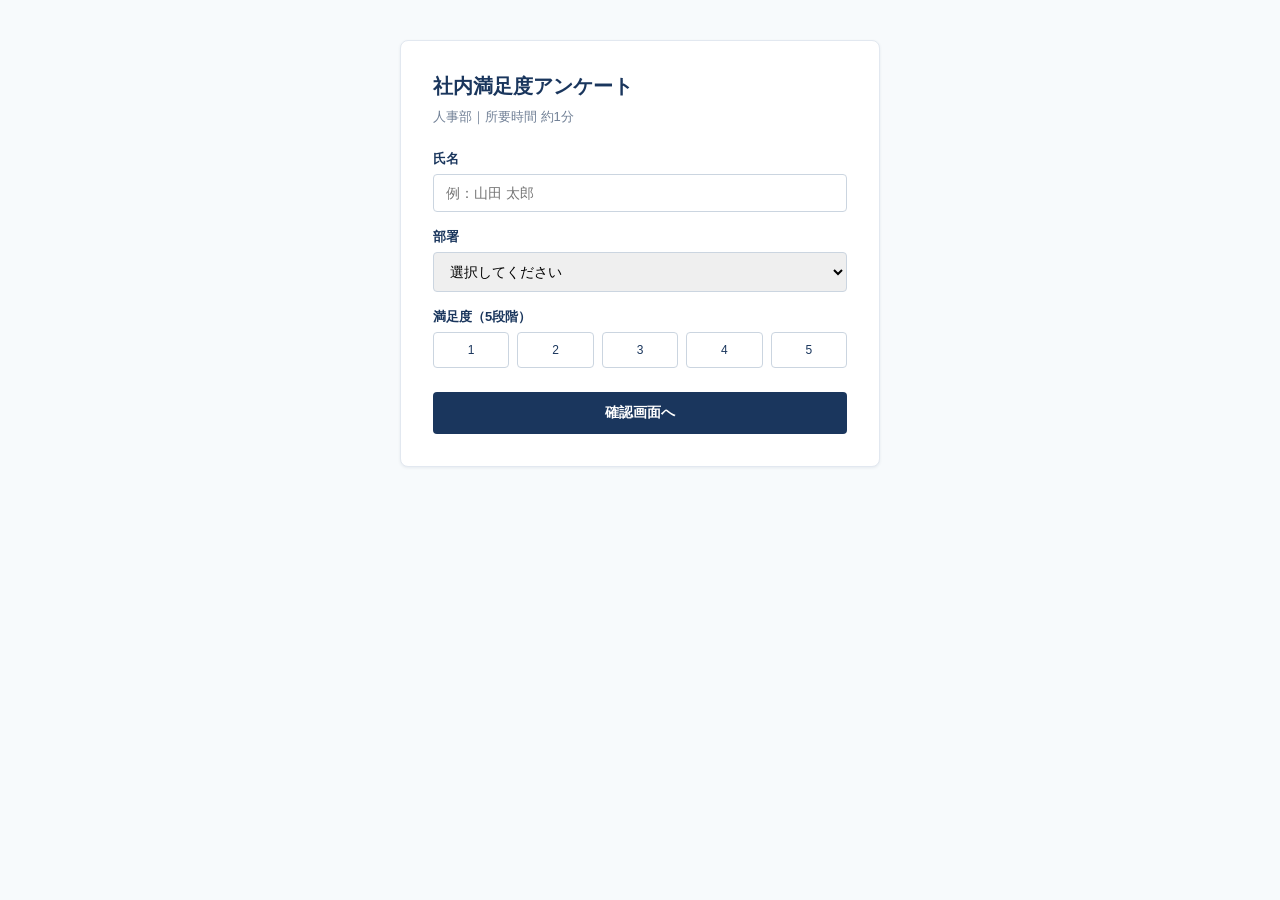
<file: index.html>
<!DOCTYPE html>
<html lang="ja">
<head>
<meta charset="UTF-8">
<title>社内満足度アンケート</title>
<link rel="stylesheet" href="style.css">
</head>
<body>
  <div class="card">
    <h1>社内満足度アンケート</h1>
    <p class="sub">人事部｜所要時間 約1分</p>
    <form id="form">
      <label for="name">氏名</label>
      <input type="text" id="name" placeholder="例：山田 太郎" required>

      <label for="dept">部署</label>
      <select id="dept" required>
        <option value="">選択してください</option>
        <option>人事部</option>
        <option>総務部</option>
        <option>営業部</option>
        <option>開発部</option>
        <option>その他</option>
      </select>

      <label>満足度（5段階）</label>
      <div class="scale">
        <input type="radio" name="score" id="s1" value="1"><label for="s1">1</label>
        <input type="radio" name="score" id="s2" value="2"><label for="s2">2</label>
        <input type="radio" name="score" id="s3" value="3"><label for="s3">3</label>
        <input type="radio" name="score" id="s4" value="4"><label for="s4">4</label>
        <input type="radio" name="score" id="s5" value="5"><label for="s5">5</label>
      </div>

      <button type="submit">確認画面へ</button>
    </form>
  </div>
  <script>
    document.getElementById('form').addEventListener('submit', function (e) {
      e.preventDefault();
      const name = document.getElementById('name').value;
      const dept = document.getElementById('dept').value;
      const score = document.querySelector('input[name="score"]:checked');
      if (!name || !dept || !score) { alert('すべての項目を入力してください'); return; }
      localStorage.setItem('survey', JSON.stringify({ name, dept, score: score.value }));
      location.href = 'confirm.html';
    });
  </script>
</body>
</html>
</file>
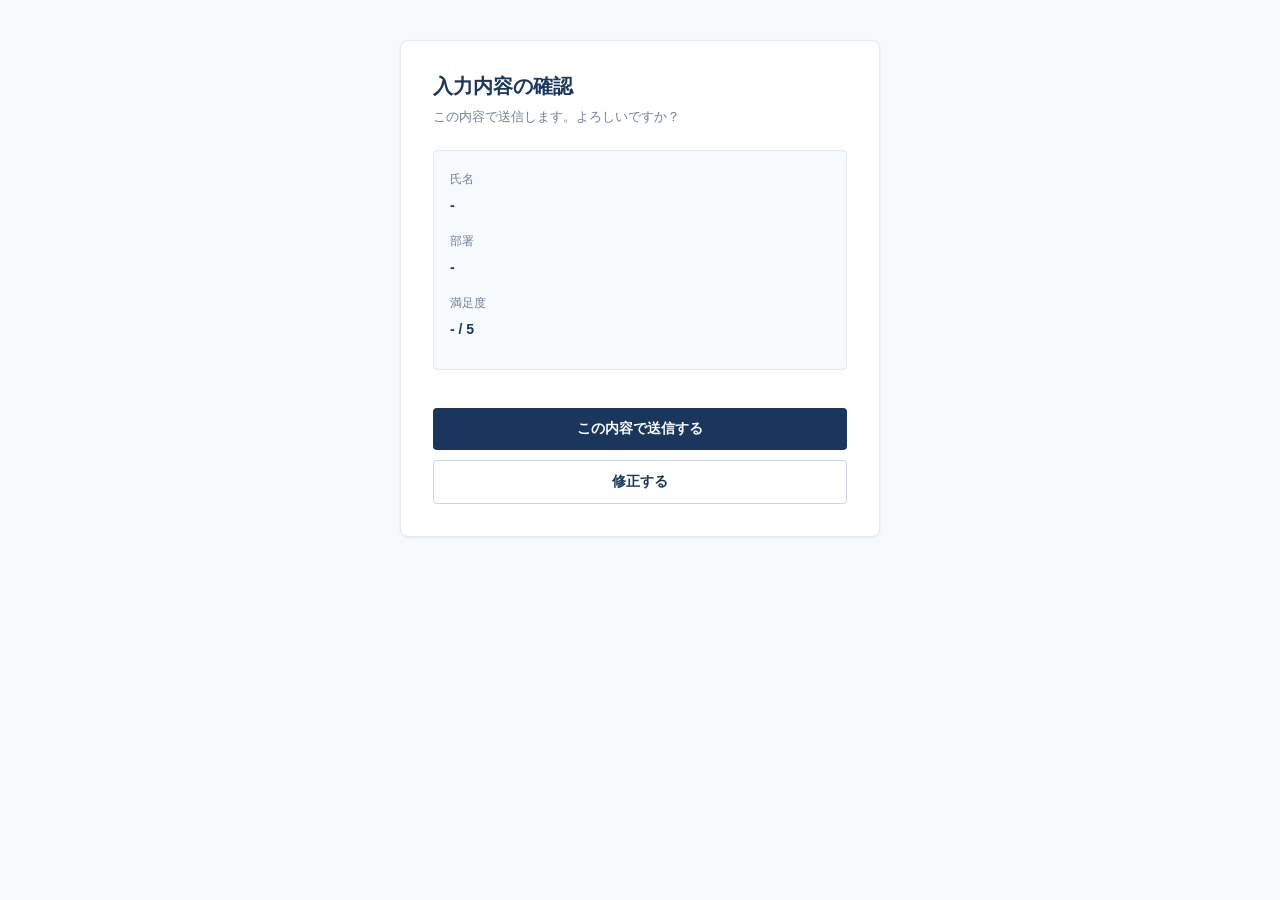
<file: confirm.html>
<!DOCTYPE html>
<html lang="ja">
<head>
<meta charset="UTF-8">
<title>入力内容の確認 — 社内満足度アンケート</title>
<link rel="stylesheet" href="style.css">
</head>
<body>
  <div class="card">
    <h1>入力内容の確認</h1>
    <p class="sub">この内容で送信します。よろしいですか？</p>
    <dl class="review" id="review"></dl>
    <button id="submitBtn">この内容で送信する</button>
    <button class="secondary" onclick="location.href='index.html'">修正する</button>
    <p class="done" id="doneMsg" style="display:none">送信しました。ご協力ありがとうございました。</p>
  </div>
  <script>
    const data = JSON.parse(localStorage.getItem('survey') || '{}');
    const review = document.getElementById('review');
    function addRow(term, value) {
      const dt = document.createElement('dt');
      dt.textContent = term;
      const dd = document.createElement('dd');
      dd.textContent = value;
      review.appendChild(dt);
      review.appendChild(dd);
    }
    addRow('氏名', data.name || '-');
    addRow('部署', data.dept || '-');
    addRow('満足度', (data.score || '-') + ' / 5');
    document.getElementById('submitBtn').addEventListener('click', function () {
      this.style.display = 'none';
      document.getElementById('doneMsg').style.display = 'block';
      setTimeout(() => location.href = 'results.html', 1200);
    });
  </script>
</body>
</html>
</file>
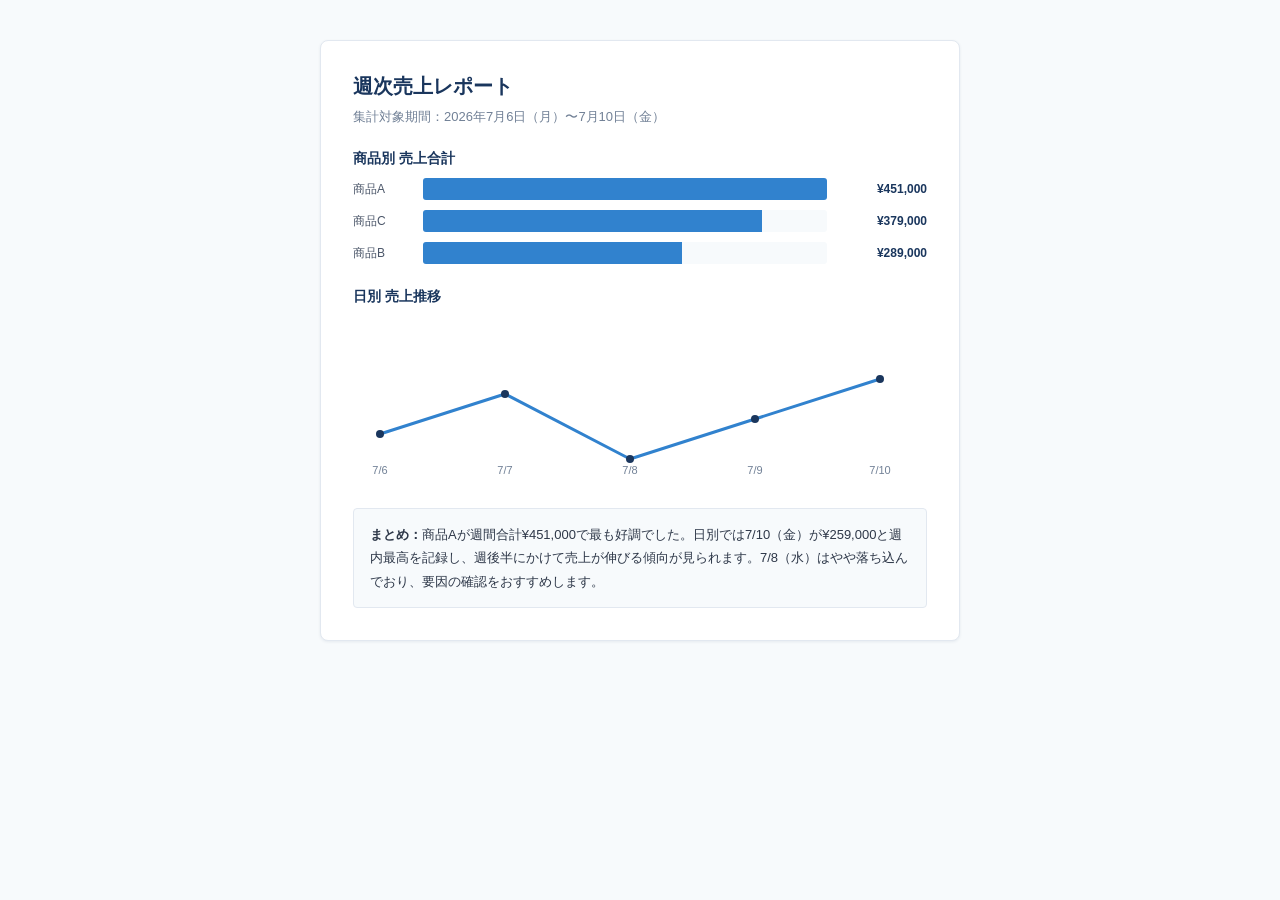
<file: report.html>
<!DOCTYPE html>
<html lang="ja">
<head>
<meta charset="UTF-8">
<title>週次売上レポート</title>
<link rel="stylesheet" href="style.css">
<style>
  .report-card { max-width: 640px; }
  .period { font-size: 13px; color: #718096; margin: 4px 0 20px; }
  .section-title { font-size: 14px; font-weight: 700; color: #1a365d; margin: 24px 0 10px; }
  .product-row { display: flex; align-items: center; gap: 10px; margin-bottom: 10px; }
  .product-label { width: 60px; font-size: 12px; color: #4a5568; }
  .product-track { flex: 1; background: #f7fafc; border-radius: 3px; overflow: hidden; height: 22px; }
  .product-fill { background: #3182ce; height: 100%; }
  .product-value { width: 90px; font-size: 12px; font-weight: 700; color: #1a365d; text-align: right; }
  .line-chart { margin-top: 8px; }
  .summary { background: #f7fafc; border: 1px solid #e2e8f0; border-radius: 4px; padding: 14px 16px; margin-top: 20px; font-size: 13px; line-height: 1.8; color: #2d3748; }
</style>
</head>
<body>
  <div class="card report-card">
    <h1>週次売上レポート</h1>
    <p class="period">集計対象期間：2026年7月6日（月）〜7月10日（金）</p>

    <div class="section-title">商品別 売上合計</div>
    <div class="product-row"><div class="product-label">商品A</div><div class="product-track"><div class="product-fill" style="width:100%"></div></div><div class="product-value">¥451,000</div></div>
    <div class="product-row"><div class="product-label">商品C</div><div class="product-track"><div class="product-fill" style="width:84%"></div></div><div class="product-value">¥379,000</div></div>
    <div class="product-row"><div class="product-label">商品B</div><div class="product-track"><div class="product-fill" style="width:64%"></div></div><div class="product-value">¥289,000</div></div>

    <div class="section-title">日別 売上推移</div>
    <svg class="line-chart" viewBox="0 0 560 160" width="100%" height="160">
      <polyline points="20,110 145,70 270,135 395,95 520,55" fill="none" stroke="#3182ce" stroke-width="3" stroke-linecap="round" stroke-linejoin="round"/>
      <circle cx="20" cy="110" r="4" fill="#1a365d"/>
      <circle cx="145" cy="70" r="4" fill="#1a365d"/>
      <circle cx="270" cy="135" r="4" fill="#1a365d"/>
      <circle cx="395" cy="95" r="4" fill="#1a365d"/>
      <circle cx="520" cy="55" r="4" fill="#1a365d"/>
      <text x="20" y="150" font-size="11" fill="#718096" text-anchor="middle">7/6</text>
      <text x="145" y="150" font-size="11" fill="#718096" text-anchor="middle">7/7</text>
      <text x="270" y="150" font-size="11" fill="#718096" text-anchor="middle">7/8</text>
      <text x="395" y="150" font-size="11" fill="#718096" text-anchor="middle">7/9</text>
      <text x="520" y="150" font-size="11" fill="#718096" text-anchor="middle">7/10</text>
    </svg>

    <div class="summary">
      <strong>まとめ：</strong>商品Aが週間合計¥451,000で最も好調でした。日別では7/10（金）が¥259,000と週内最高を記録し、週後半にかけて売上が伸びる傾向が見られます。7/8（水）はやや落ち込んでおり、要因の確認をおすすめします。
    </div>
  </div>
</body>
</html>
</file>
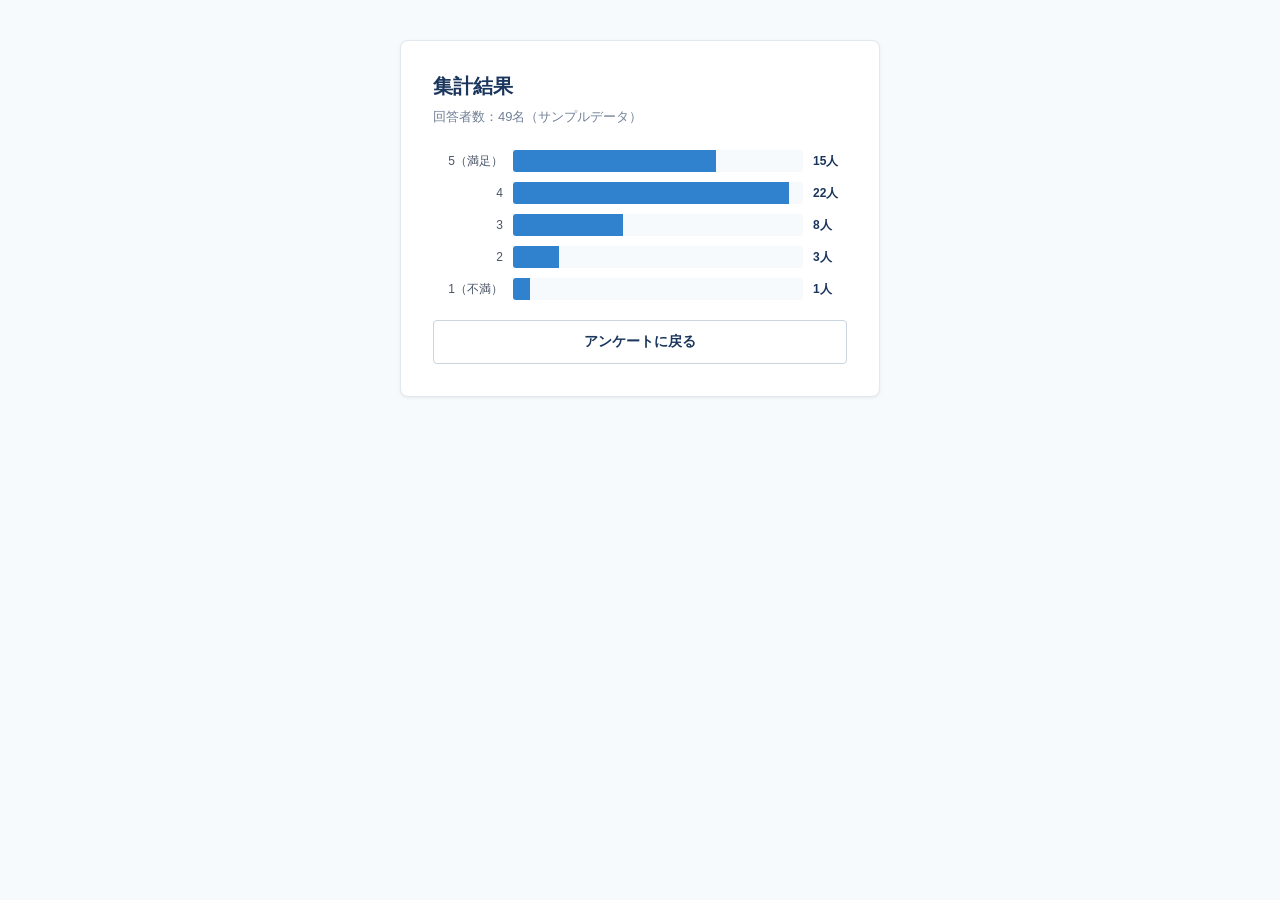
<file: results.html>
<!DOCTYPE html>
<html lang="ja">
<head>
<meta charset="UTF-8">
<title>集計結果 — 社内満足度アンケート</title>
<link rel="stylesheet" href="style.css">
</head>
<body>
  <div class="card">
    <h1>集計結果</h1>
    <p class="sub">回答者数：49名（サンプルデータ）</p>
    <div class="bars">
      <div class="bar-row"><div class="bar-label">5（満足）</div><div class="bar-track"><div class="bar-fill" style="width:70%"></div></div><div class="bar-count">15人</div></div>
      <div class="bar-row"><div class="bar-label">4</div><div class="bar-track"><div class="bar-fill" style="width:95%"></div></div><div class="bar-count">22人</div></div>
      <div class="bar-row"><div class="bar-label">3</div><div class="bar-track"><div class="bar-fill" style="width:38%"></div></div><div class="bar-count">8人</div></div>
      <div class="bar-row"><div class="bar-label">2</div><div class="bar-track"><div class="bar-fill" style="width:16%"></div></div><div class="bar-count">3人</div></div>
      <div class="bar-row"><div class="bar-label">1（不満）</div><div class="bar-track"><div class="bar-fill" style="width:6%"></div></div><div class="bar-count">1人</div></div>
    </div>
    <button class="secondary" onclick="location.href='index.html'">アンケートに戻る</button>
  </div>
</body>
</html>
</file>
<file: style.css>
* { box-sizing: border-box; }
body {
  font-family: 'Hiragino Kaku Gothic ProN', 'Noto Sans JP', sans-serif;
  background: #f7fafc;
  color: #2d3748;
  margin: 0;
  padding: 40px 20px;
}
.card {
  max-width: 480px;
  margin: 0 auto;
  background: #fff;
  border: 1px solid #e2e8f0;
  border-radius: 8px;
  padding: 32px;
  box-shadow: 0 1px 3px rgba(26,54,93,.08);
}
h1 {
  font-size: 20px;
  color: #1a365d;
  margin: 0 0 8px;
}
.sub {
  font-size: 13px;
  color: #718096;
  margin: 0 0 24px;
}
label {
  display: block;
  font-size: 13px;
  font-weight: 700;
  color: #1a365d;
  margin: 16px 0 6px;
}
input[type="text"], select {
  width: 100%;
  padding: 10px 12px;
  border: 1px solid #cbd5e0;
  border-radius: 4px;
  font-size: 14px;
}
.scale {
  display: flex;
  gap: 8px;
}
.scale label {
  flex: 1;
  margin: 0;
  text-align: center;
  border: 1px solid #cbd5e0;
  border-radius: 4px;
  padding: 10px 4px;
  font-weight: 400;
  font-size: 12px;
  cursor: pointer;
}
.scale input { display: none; }
.scale input:checked + label,
.scale label.checked {
  background: #3182ce;
  color: #fff;
  border-color: #3182ce;
  font-weight: 700;
}
button {
  margin-top: 24px;
  width: 100%;
  padding: 12px;
  background: #1a365d;
  color: #fff;
  border: none;
  border-radius: 4px;
  font-size: 14px;
  font-weight: 700;
  cursor: pointer;
}
button.secondary {
  background: #fff;
  color: #1a365d;
  border: 1px solid #cbd5e0;
  margin-top: 10px;
}
.review {
  background: #f7fafc;
  border: 1px solid #e2e8f0;
  border-radius: 4px;
  padding: 16px;
  margin-top: 16px;
  font-size: 14px;
  line-height: 2.0;
}
.review dt { color: #718096; font-size: 12px; }
.review dd { margin: 0 0 10px; font-weight: 700; color: #1a365d; }
.bars { margin-top: 24px; }
.bar-row { display: flex; align-items: center; gap: 10px; margin-bottom: 10px; }
.bar-label { width: 70px; font-size: 12px; color: #4a5568; text-align: right; }
.bar-track { flex: 1; background: #f7fafc; border-radius: 3px; overflow: hidden; height: 22px; }
.bar-fill { background: #3182ce; height: 100%; }
.bar-count { width: 34px; font-size: 12px; font-weight: 700; color: #1a365d; }
.done { text-align: center; color: #3182ce; font-weight: 700; margin-top: 16px; }
</file>
